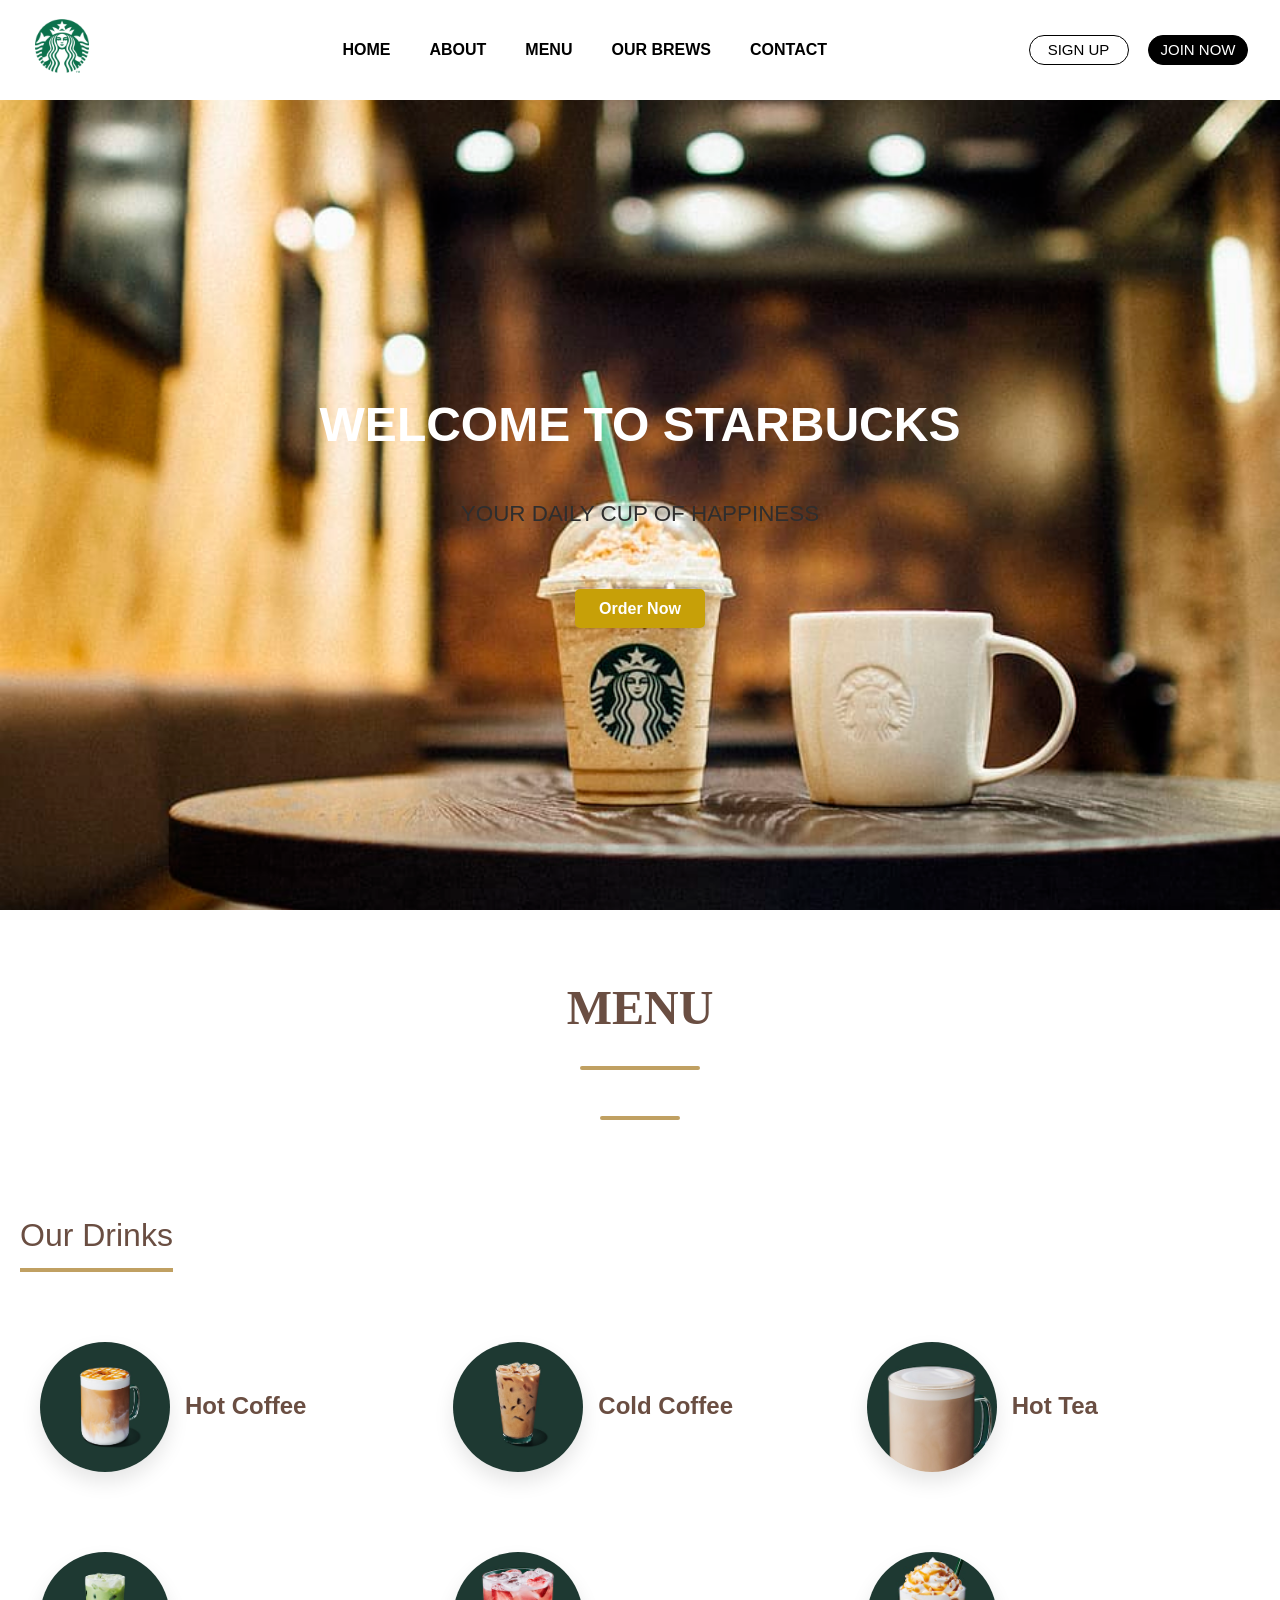
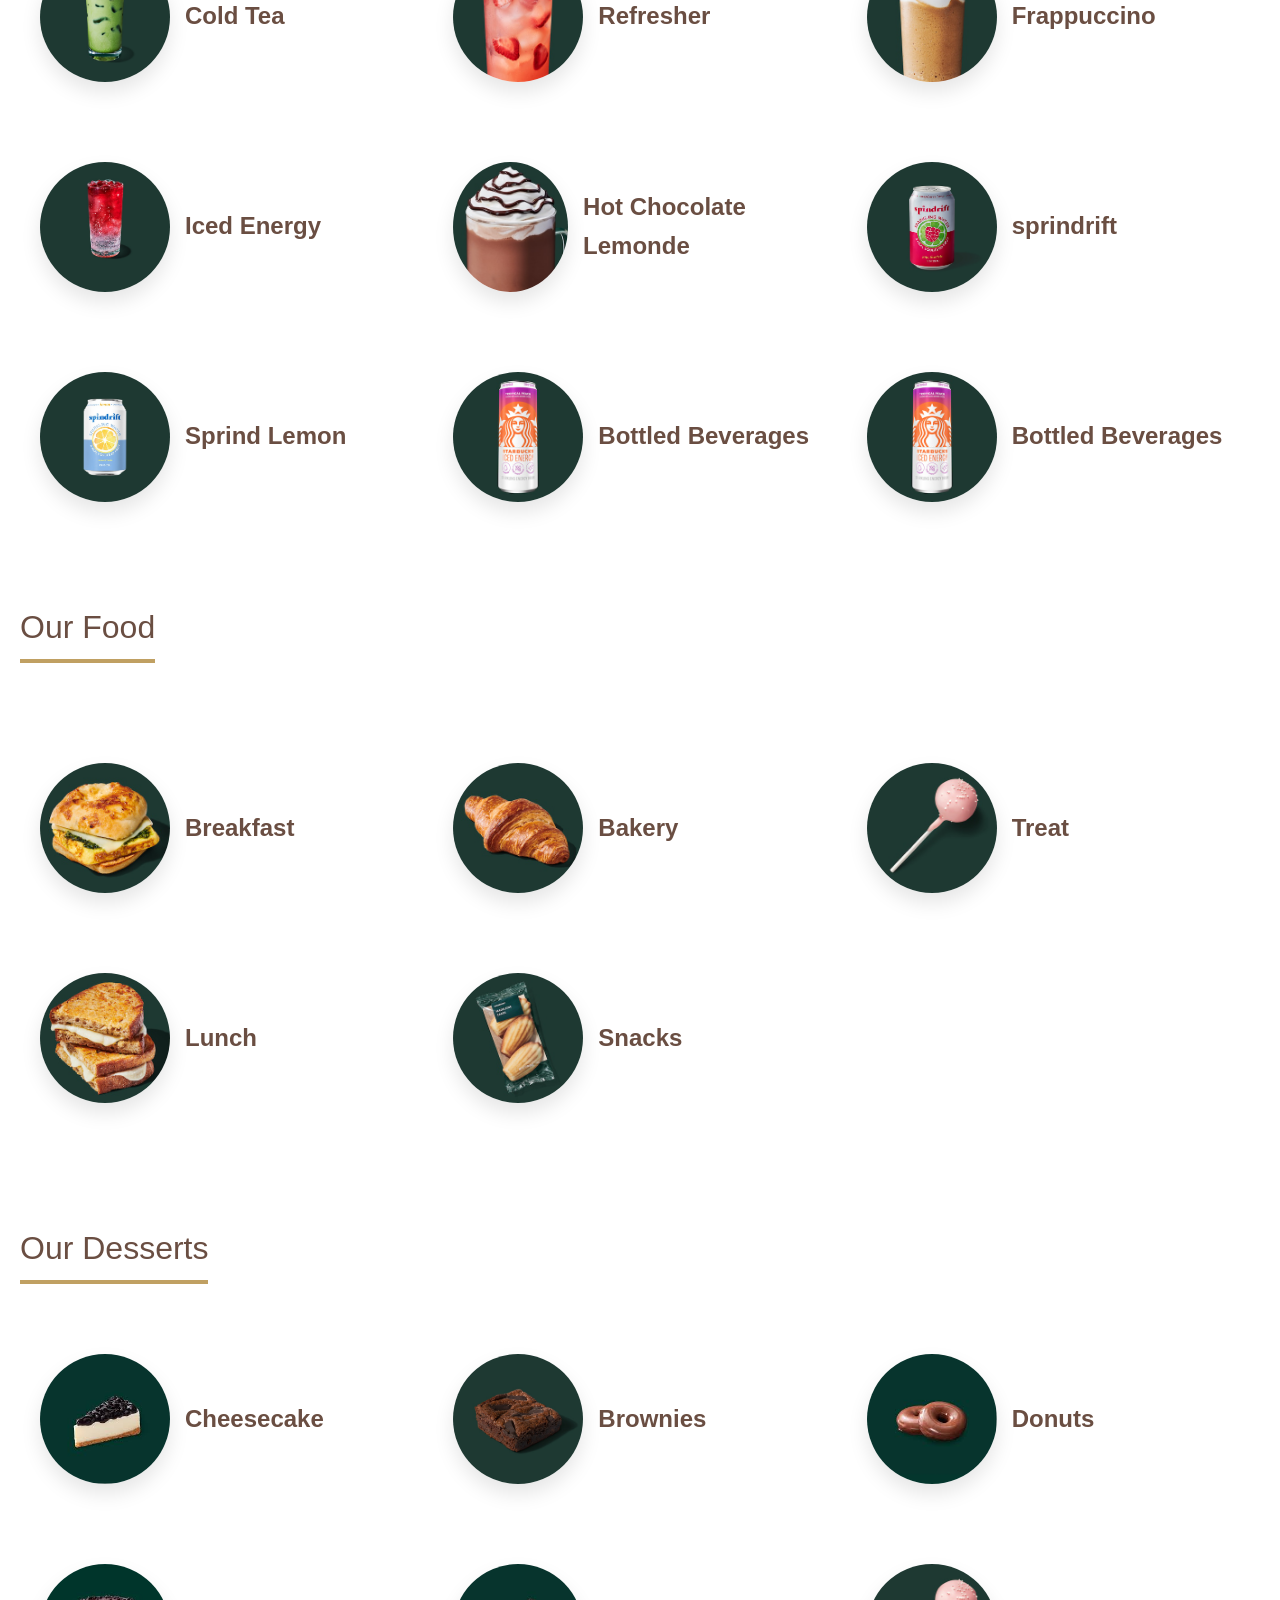
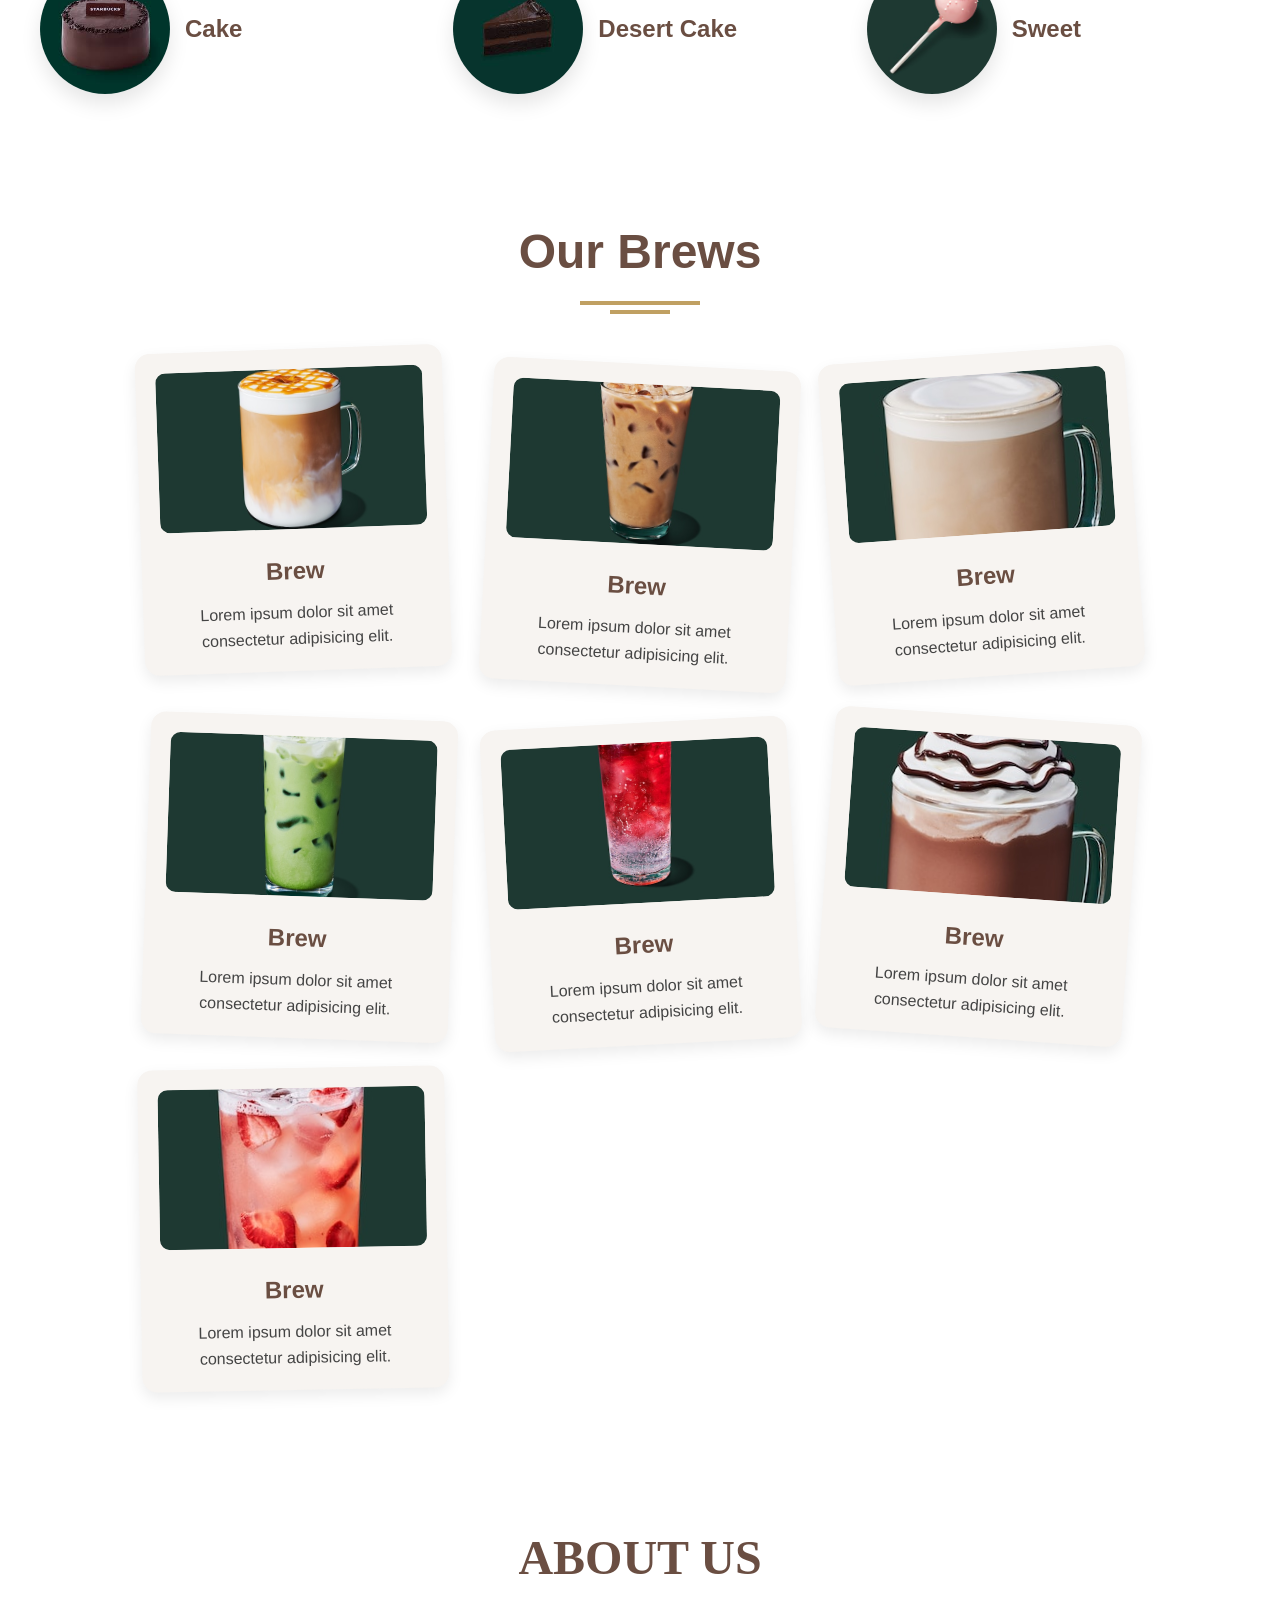
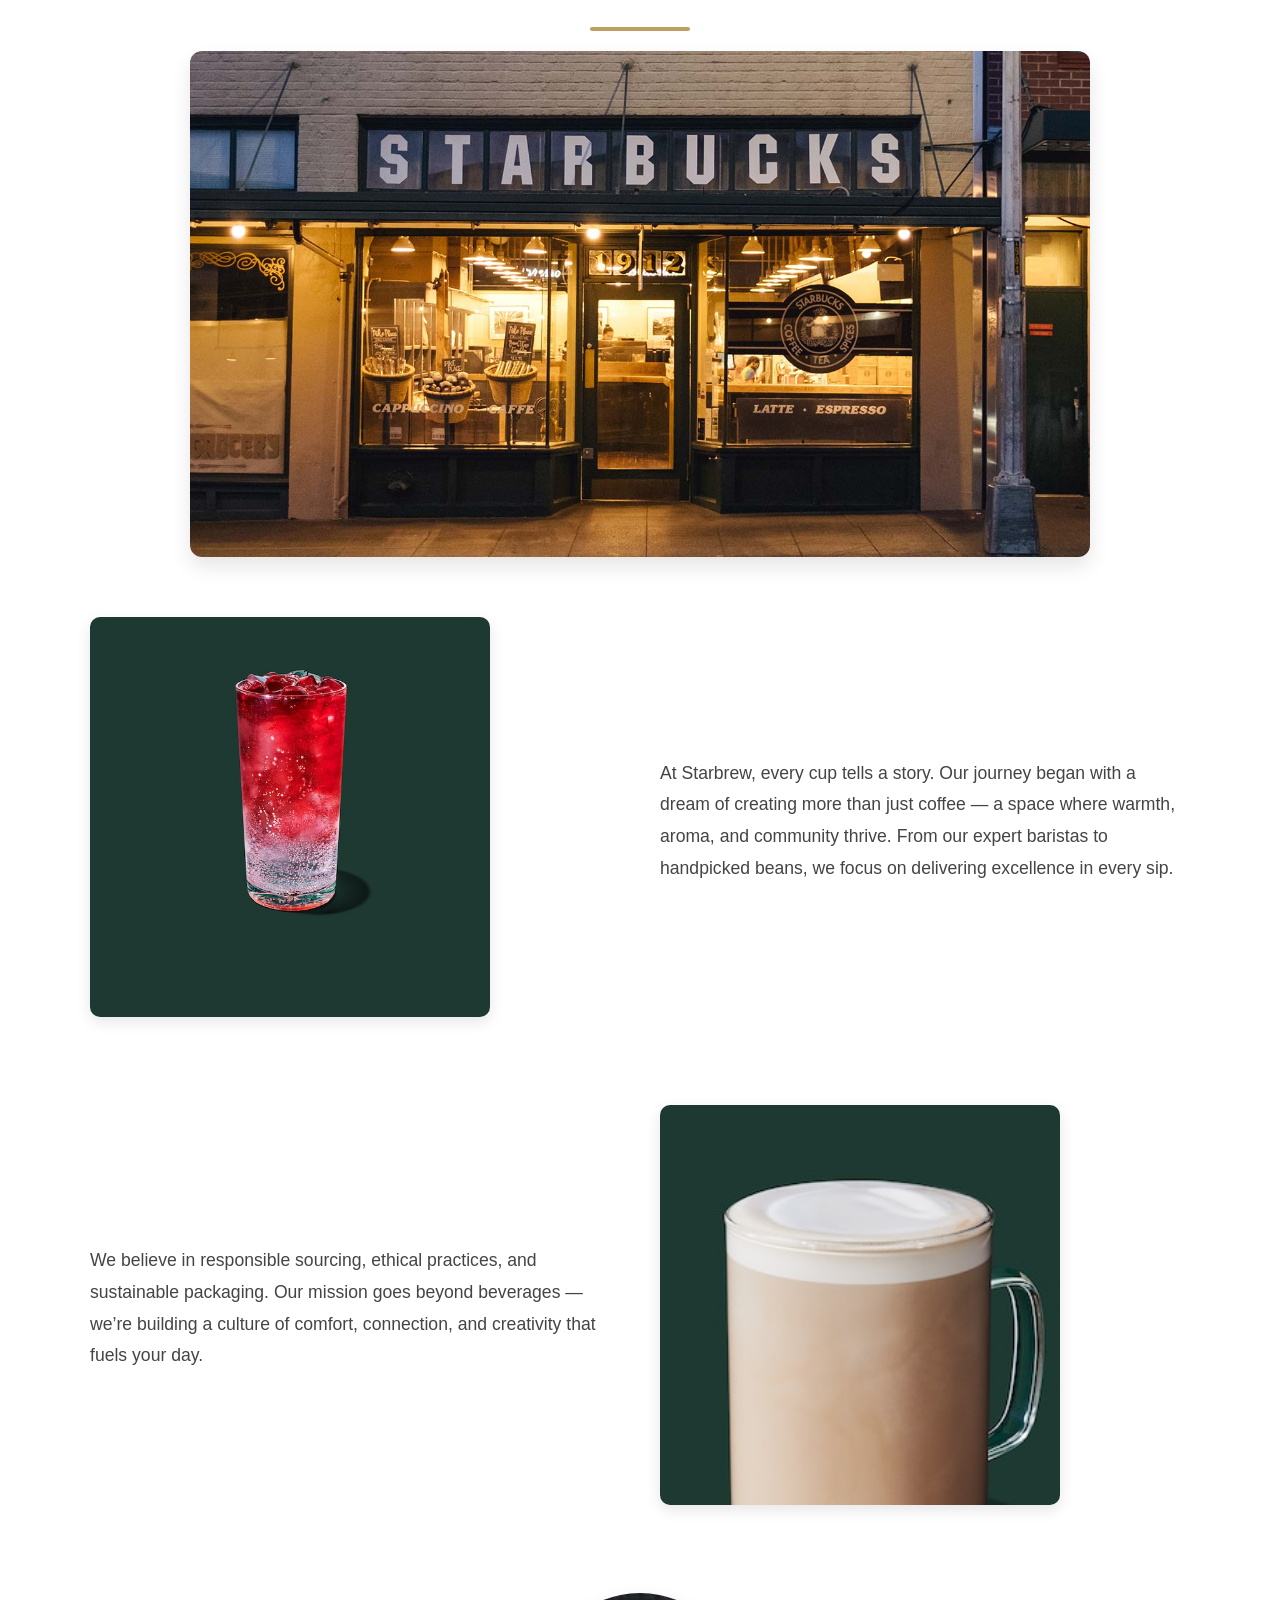
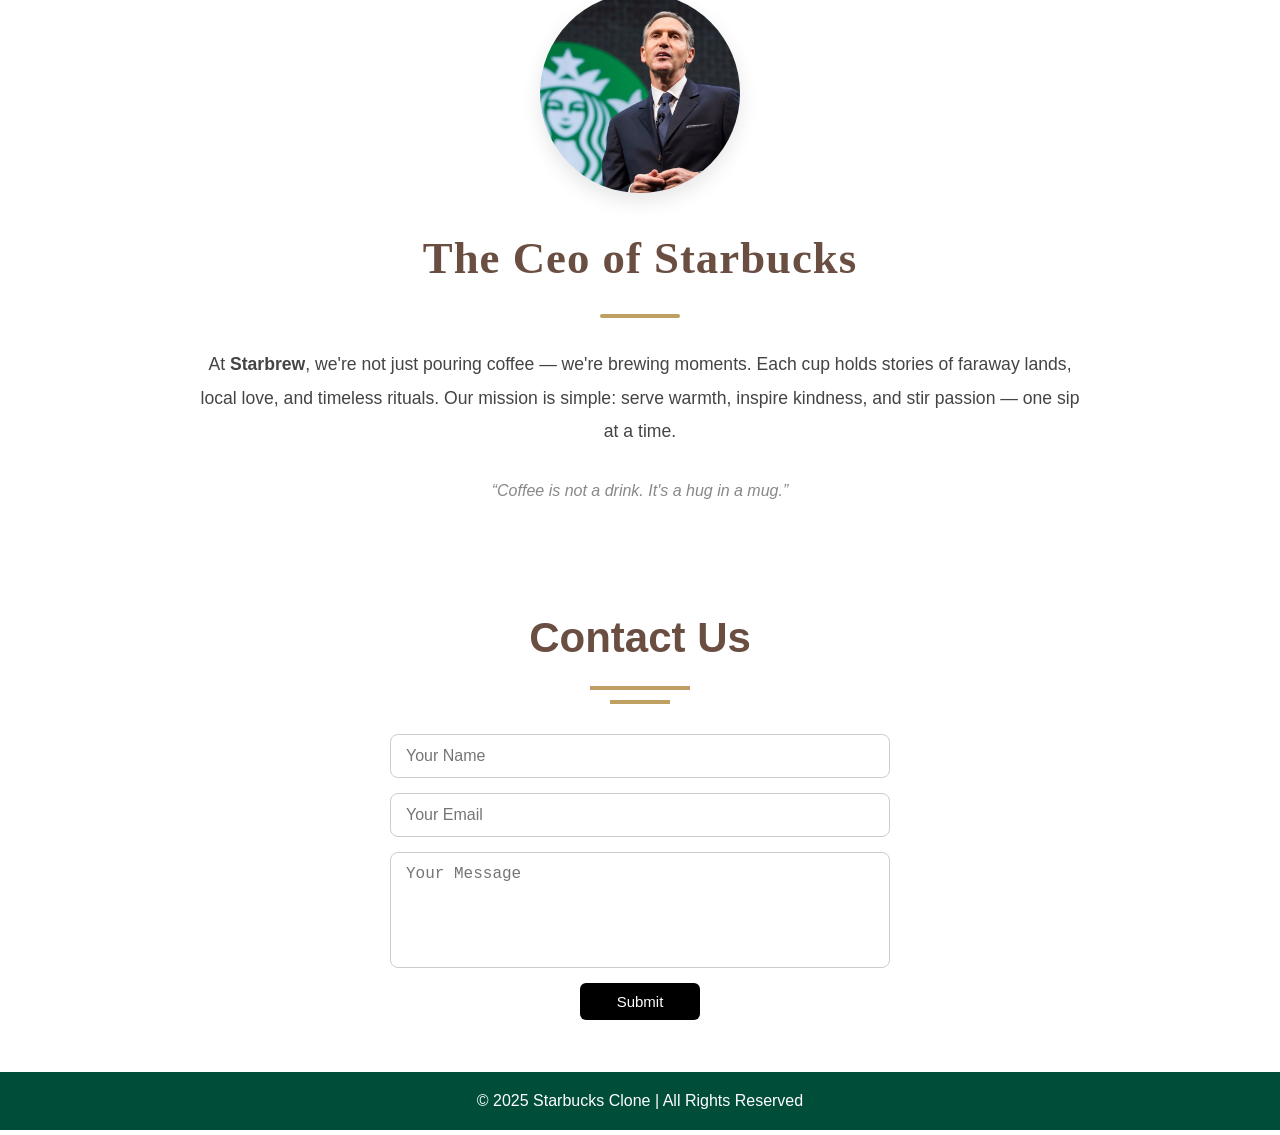
<file: index.html>
<!DOCTYPE html>
<html lang="en">
<head>
    <meta charset="UTF-8">
    <meta name="viewport" content="width=device-width, initial-scale=1.0">
    <title>Starbucks Clone</title>
    <link rel="stylesheet" href="style.css">
    
</head>
<body>

     <!-- Navbar -->
    <header class="navbar">
        <div class="logo">
            <img src="images/logo1.png" alt="Starbucks Logo">
            
        </div>
        <nav>
            <ul class="nav-links">
                <li><a href="#home">Home</a></li>
                <li><a href="#about">About</a></li>
                <li><a href="#menu">menu</a></li>
                <li><a href="#brews">Our Brews</a></li>
                <li><a href="#contact">Contact</a></li>
            </ul>
        </nav>

        <nav>
           <div class="button">
            <a href="signup.html"><button class="btn1">SIGN UP</button></a>
            <button class="btn2"   onclick="toggleSidebar()" >JOIN NOW</button>
           </div>
            
        </nav>


        
<div class="menu-toggle" id="menu-toggle">
    <span class="bar"></span>
    <span class="bar"></span>
    <span class="bar"></span>
</div>

    </header> 



    

    <!-- Sidebar -->
  <div class="sidebar" id="sidebar">
    <div class="sidebar-content">
      <span class="close-btn" onclick="toggleSidebar()">&times;</span>
      
      <!-- Heading and Lines -->
      <h2>JOIN NOW</h2>
      <div class="line1"></div>
      <div class="line2"></div>

      <!-- Subheading -->
      <div class="sub-heading">Join now and be a member of our Starbucks!</div>

      <!-- Form -->
      <form class="join-now-form">
        <input type="email" placeholder="Enter your Email" required />
        <input type="password" placeholder="Create a Password" required />

        <label for="payment">Choose Payment Method:</label>
        <select id="payment" required>
          <option value="">Select</option>
          <option value="credit">Credit Card</option>
          <option value="debit">Debit Card</option>
          <option value="paypal">PayPal</option>
          <option value="upi">UPI</option>
        </select>

        <button type="submit">Become a Member</button>
      </form>
    </div>
  </div>










    

    <!-- Hero Section -->
    <section class="hero" id="home">
        <div class="hero-content">
            <h1>Welcome to Starbucks</h1>
            <p>Your daily cup of happiness</p>
            <a href="#menu" class="btn">Order Now</a>
        </div>
    </section>


    


     <!-- Menu Section -->
  <section id="menu">
    <h1 class="menu-heading">MENU</h1>
    <div class="menu-heading-lines">
      <div class="line"></div>
      <div class="line"></div>
    </div>

    <!-- Our Drinks Section -->
    <div class="our-drinks">
      <p>Our Drinks</p>
    </div>

    <div class="menu-container">
      <!-- Drink Items (12 Total) -->
      <div class="menu-item">
        <div class="drink-img"><img src="images/menuimg1.jpg" alt="Espresso"></div>
        <div class="drink-name"><h3>Hot Coffee</h3></div>
      </div>
      <div class="menu-item">
        <div class="drink-img"><img src="images/menuimg2.jpg" alt="Latte"></div>
        <div class="drink-name"><h3>Cold Coffee</h3></div>
      </div>
      <div class="menu-item">
        <div class="drink-img"><img src="images/hottea.jpg" alt="Cappuccino"></div>
        <div class="drink-name"><h3>Hot Tea</h3></div>
      </div>
      <div class="menu-item">
        <div class="drink-img"><img src="images/coldtea.jpg" alt="Mocha"></div>
        <div class="drink-name"><h3>Cold Tea</h3></div>
      </div>
      <div class="menu-item">
        <div class="drink-img"><img src="images/refresher.jpg" alt="Americano"></div>
        <div class="drink-name"><h3>Refresher</h3></div>
      </div>
      <div class="menu-item">
        <div class="drink-img"><img src="images/frappuccino.jpg" alt="Flat White"></div>
        <div class="drink-name"><h3>Frappuccino</h3></div>
      </div>
      <div class="menu-item">
        <div class="drink-img"><img src="images/icedenergy.jpg" alt="Matcha Latte"></div>
        <div class="drink-name"><h3>Iced Energy</h3></div>
      </div>
      <div class="menu-item">
        <div class="drink-img"><img src="images/HotChocolatelemonde.jpg" alt="Caramel Macchiato"></div>
        <div class="drink-name"><h3>Hot Chocolate Lemonde</h3></div>
      </div>
      <div class="menu-item">
        <div class="drink-img"><img src="images/spindrift.jpg" alt="Iced Latte"></div>
        <div class="drink-name"><h3>sprindrift</h3></div>
      </div>
      <div class="menu-item">
        <div class="drink-img"><img src="images/SpindriftLemon.jpg" alt="Iced Coffee"></div>
        <div class="drink-name"><h3>Sprind Lemon</h3></div>
      </div>
      <div class="menu-item">
        <div class="drink-img"><img src="images/bottledbeverages2.jpg" alt="Black Coffee"></div>
        <div class="drink-name"><h3>Bottled Beverages</h3></div>
      </div>
      <div class="menu-item">
        <div class="drink-img"><img src="images/bottledbeverages2.jpg" alt="Irish Coffee"></div>
        <div class="drink-name"><h3>Bottled Beverages</h3></div>
      </div>
    </div>

    <!-- Our Food Section -->
    <div class="our-food">
      <p>Our Food</p>
    </div>

    <div class="menu-container">
      <!-- Food Items (5 Total) -->
      <div class="menu-item">
        <div class="food-img"><img src="images/foodbreakfast.jpg" alt="Pizza"></div>
        <div class="food-name"><h3>Breakfast</h3></div>
      </div>
      <div class="menu-item">
        <div class="food-img"><img src="images/foodbakery.jpg" alt="Burger"></div>
        <div class="food-name"><h3>Bakery</h3></div>
      </div>
      <div class="menu-item">
        <div class="food-img"><img src="images/foodtreat.jpg" alt="Salad"></div>
        <div class="food-name"><h3>Treat</h3></div>
      </div>
      <div class="menu-item">
        <div class="food-img"><img src="images/foodlunch.jpg" alt="Pasta"></div>
        <div class="food-name"><h3>Lunch</h3></div>
      </div>
      <div class="menu-item">
        <div class="food-img"><img src="images/foodsnacks.jpg" alt="Sandwich"></div>
        <div class="food-name"><h3>Snacks</h3></div>
      </div>
    </div>
  </section>


  <section id="menu">
    <!-- Our Desserts Section -->
    <div class="our-desserts">
        <p>Our Desserts</p>
    </div>

    <div class="menu-container">
        <!-- Dessert Items (6 Total) -->
        <div class="menu-item">
            <div class="dessert-img"><img src="images/blueberrycheesecake.jfif" alt="Cheesecake"></div>
            <div class="dessert-name"><h3>Cheesecake</h3></div>
        </div>
        <div class="menu-item">
            <div class="dessert-img"><img src="images/brownie.jpg" alt="Brownies"></div>
            <div class="dessert-name"><h3>Brownies</h3></div>
        </div>
        <div class="menu-item">
            <div class="dessert-img"><img src="images/donuts.jfif" alt="Donuts"></div>
            <div class="dessert-name"><h3>Donuts</h3></div>
        </div>
        <div class="menu-item">
            <div class="dessert-img"><img src="images/signcake.jfif" alt="Chocolate Cake"></div>
            <div class="dessert-name"><h3>Cake</h3></div>
        </div>
        <div class="menu-item">
            <div class="dessert-img"><img src="images/desertcake.jfif" alt="Ice Cream"></div>
            <div class="dessert-name"><h3>Desert Cake</h3></div>
        </div>
        <div class="menu-item">
            <div class="dessert-img"><img src="images/foodtreat.jpg" alt="Cupcakes"></div>
            <div class="dessert-name"><h3>Sweet</h3></div>
        </div>
    </div>
</section>







<!-- Our Brews Section -->
<section class="our-brews" id="brews">
  <h2>Our Brews</h2>
  <div class="heading-lines">
    <div class="line-big"></div>
    <div class="line-small"></div>
  </div>

  <div class="brews-container">
    <div class="brew-card">
      <img src="images/menuimg1.jpg" alt="Espresso">
      <h3>Brew</h3>
      <p>Lorem ipsum dolor sit amet consectetur adipisicing elit.</p>
    </div>
    <div class="brew-card">
      <img src="images/menuimg2.jpg" alt="Cold Brew">
      <h3>Brew</h3>
      <p>Lorem ipsum dolor sit amet consectetur adipisicing elit.</p>
    </div>
    <div class="brew-card">
      <img src="images/hottea.jpg" alt="Latte">
      <h3>Brew</h3>
      <p>Lorem ipsum dolor sit amet consectetur adipisicing elit.</p>
    </div>
    <div class="brew-card">
      <img src="images/coldtea.jpg" alt="Mocha">
      <h3>Brew</h3>
      <p>Lorem ipsum dolor sit amet consectetur adipisicing elit.</p>
    </div>
    <div class="brew-card">
      <img src="images/icedenergy.jpg" alt="Macchiato">
      <h3>Brew</h3>
      <p>Lorem ipsum dolor sit amet consectetur adipisicing elit.</p>
    </div>
    <div class="brew-card">
      <img src="images/HotChocolatelemonde.jpg" alt="Flat White">
      <h3>Brew</h3>
      <p>Lorem ipsum dolor sit amet consectetur adipisicing elit.</p>
    </div>
    <div class="brew-card">
      <img src="images/refresher.jpg" alt="Affogato">
      <h3>Brew</h3>
      <p>Lorem ipsum dolor sit amet consectetur adipisicing elit.</p>
    </div>
  </div>
</section>






    <!-- ABOUT US SECTION START -->
    <section id="about">

      <!-- Heading -->
      <h1 class="title">ABOUT US</h1>
    
      <!-- Decorative Line under Heading -->
      <div class="about-line"></div>
    
      <!-- Shop Banner Image -->
      <img src="images/homeimg.jpg" alt="Coffee Shop" class="shop-image">
    
      <!-- Section 1: Left Image - Right Text -->
      <div class="row">
        <div class="image">
          <img src="images/icedenergy.jpg" alt="Barista Making Coffee">
        </div>
        <div class="text">
          <p>
            At Starbrew, every cup tells a story. Our journey began with a dream of creating more than just coffee — a space where warmth, aroma, and community thrive.
            From our expert baristas to handpicked beans, we focus on delivering excellence in every sip.
          </p>
        </div>
      </div>
    
      <!-- Section 2: Left Text - Right Image -->
      <div class="row">
        <div class="text">
          <p>
            We believe in responsible sourcing, ethical practices, and sustainable packaging.
            Our mission goes beyond beverages — we’re building a culture of comfort, connection, and creativity that fuels your day.
          </p>
        </div>
        <div class="image">
          <img src="images/hottea.jpg" alt="Cup of Coffee">
        </div>
      </div>
    
      <!-- Final Centered Section -->
      <div class="final-about">
        <div class="circle-img">
          <img src="images/starbucksceo.webp" alt="Coffee Beans">
        </div>
        <h2>The Ceo of Starbucks</h2>
        <div class="line"></div>
        <p>
          At <strong>Starbrew</strong>, we're not just pouring coffee — we're brewing moments.  
          Each cup holds stories of faraway lands, local love, and timeless rituals.  
          Our mission is simple: serve warmth, inspire kindness, and stir passion — one sip at a time.
        </p>
        <blockquote>
          “Coffee is not a drink. It's a hug in a mug.”
        </blockquote>
      </div>
    </section>









    <!-- Contact Section -->
  <section class="contact-section" id="contact">
    <h2>Contact Us</h2>
    <div class="lines">
      <div class="line1"></div>
      <div class="line2"></div>
    </div>
    <form class="contact-form">
      <input type="text" placeholder="Your Name" required />
      <input type="email" placeholder="Your Email" required />
      <textarea rows="5" placeholder="Your Message" required></textarea>
      <button type="submit">Submit</button>
    </form>
  </section>









    <!-- Footer -->
    <footer class="footer">
        <p>&copy; 2025 Starbucks Clone | All Rights Reserved</p>
    </footer>


  
    <script>
        const menuToggle = document.getElementById('menu-toggle');
        const navLinks = document.querySelector('.nav-links');
        const buttonGroup = document.querySelector('.button');
        
        menuToggle.addEventListener('click', function() {
            navLinks.classList.toggle('active');
            buttonGroup.classList.toggle('active');
        });
        </script>
        

       
       <!-- JavaScript -->
  <script>
    function toggleSidebar() {
      document.getElementById('sidebar').classList.toggle('active');
    }
  </script> 


</body>
</html>
</file>
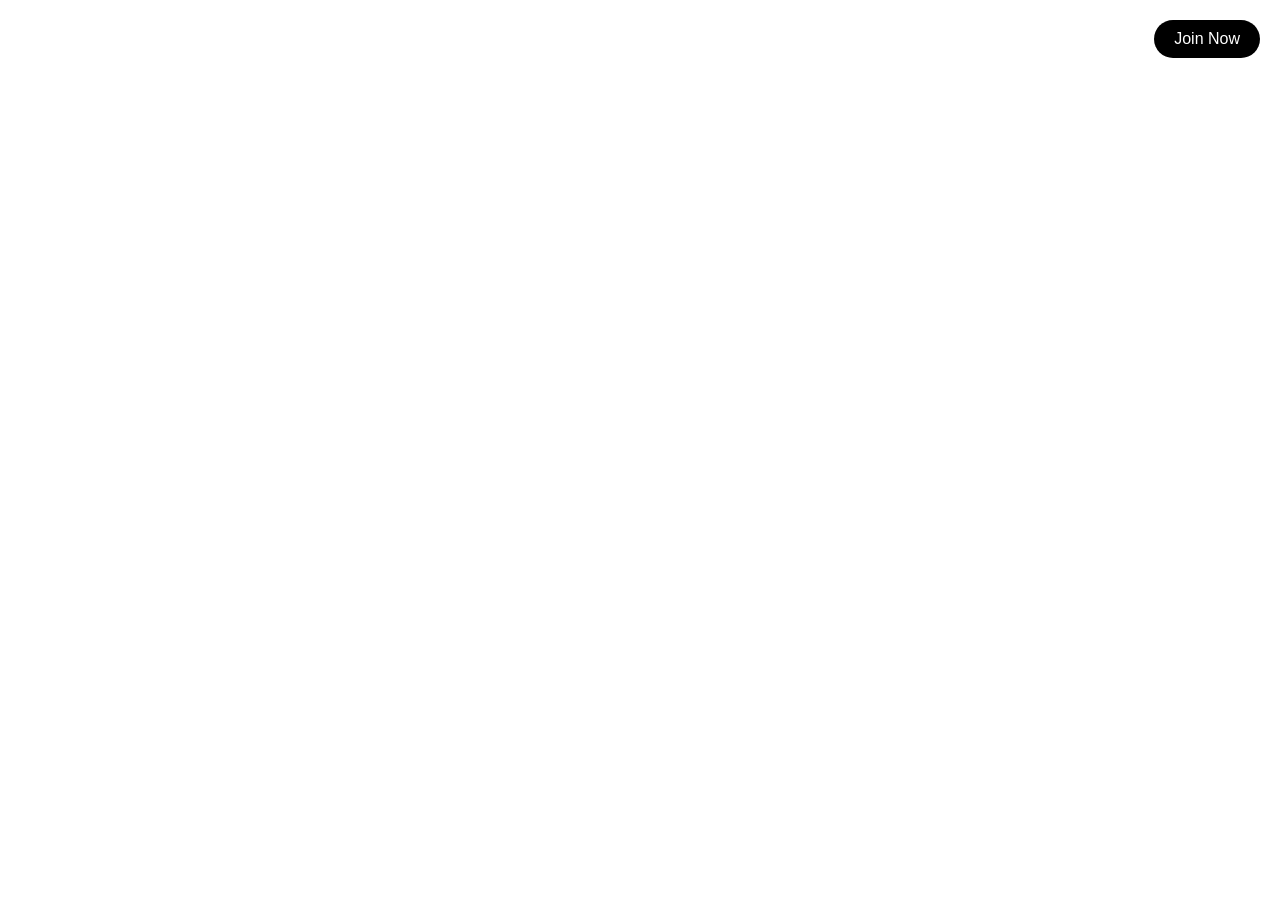
<file: join.html>
<!DOCTYPE html>
<html lang="en">
<head>
  <meta charset="UTF-8" />
  <meta name="viewport" content="width=device-width, initial-scale=1.0"/>
  <title>Join Now - Starbucks Clone</title>
  <style>
    * {
      margin: 0;
      padding: 0;
      box-sizing: border-box;
    }
    body {
      font-family: 'Segoe UI', sans-serif;
    }

    /* Join Now Button */
    .join-now-btn {
      background-color: black;
      color: white;
      border: none;
      padding: 10px 20px;
      border-radius: 30px;
      cursor: pointer;
      font-size: 16px;
      position: fixed;
      top: 20px;
      right: 20px;
      z-index: 10000;
      animation: floatBtn 2s ease-in-out infinite alternate;
    }

    @keyframes floatBtn {
      from { transform: translateY(0); }
      to { transform: translateY(-8px); }
    }

    /* Sidebar Panel */
    .sidebar {
      position: fixed;
      top: 0;
      right: -100%;
      width: 400px;
      height: 100%;
      background-color: #fff;
      box-shadow: -4px 0 12px rgba(0,0,0,0.2);
      transition: right 0.4s ease-in-out;
      z-index: 9999;
      padding: 30px;
      overflow-y: auto;
    }

    .sidebar.active {
      right: 0;
    }

    .sidebar-content h2 {
      font-size: 26px;
      margin-bottom: 10px;
      color: #333;
      text-align: center;
    }

    .line1, .line2 {
      background-color: #C0A062;
      height: 4px;
      margin: 5px auto;
    }

    .line1 {
      width: 100px;
    }

    .line2 {
      width: 60px;
    }

    .sub-heading {
      text-align: center;
      font-size: 18px;
      margin-top: 15px;
      color: #444;
    }

    .join-now-form {
      display: flex;
      flex-direction: column;
      gap: 15px;
      margin-top: 30px;
    }

    .join-now-form input,
    .join-now-form select {
      padding: 12px;
      border-radius: 6px;
      border: 1px solid #ccc;
      font-size: 16px;
    }

    .join-now-form button {
      background-color: black;
      color: white;
      padding: 12px;
      border: none;
      border-radius: 6px;
      font-size: 16px;
      cursor: pointer;
    }

    .join-now-form button:hover {
      background-color: #333;
    }

    .close-btn {
      position: absolute;
      top: 15px;
      right: 20px;
      font-size: 28px;
      cursor: pointer;
    }

    /* RESPONSIVE DESIGN */
    @media (max-width: 768px) {
      .sidebar {
        width: 100%;
        padding: 20px;
      }

      .join-now-btn {
        font-size: 14px;
        padding: 8px 16px;
      }

      .sidebar-content h2 {
        font-size: 22px;
      }

      .sub-heading {
        font-size: 16px;
      }

      .join-now-form input,
      .join-now-form select {
        font-size: 15px;
      }

      .join-now-form button {
        font-size: 15px;
      }
    }

    @media (max-width: 450px) {
      .line1 {
        width: 80px;
      }

      .line2 {
        width: 50px;
      }

      .sidebar-content h2 {
        font-size: 20px;
      }

      .sub-heading {
        font-size: 15px;
      }
    }
  </style>
</head>
<body>

  <!-- Join Now Button -->
  <button onclick="toggleSidebar()" class="join-now-btn">Join Now</button>

  <!-- Sidebar -->
  <div class="sidebar" id="sidebar">
    <div class="sidebar-content">
      <span class="close-btn" onclick="toggleSidebar()">&times;</span>
      
      <!-- Heading and Lines -->
      <h2>JOIN NOW</h2>
      <div class="line1"></div>
      <div class="line2"></div>

      <!-- Subheading -->
      <div class="sub-heading">Join now and be a member of our Starbucks!</div>

      <!-- Form -->
      <form class="join-now-form">
        <input type="email" placeholder="Enter your Email" required />
        <input type="password" placeholder="Create a Password" required />

        <label for="payment">Choose Payment Method:</label>
        <select id="payment" required>
          <option value="">Select</option>
          <option value="credit">Credit Card</option>
          <option value="debit">Debit Card</option>
          <option value="paypal">PayPal</option>
          <option value="upi">UPI</option>
        </select>

        <button type="submit">Become a Member</button>
      </form>
    </div>
  </div>

  <!-- JavaScript -->
  <script>
    function toggleSidebar() {
      document.getElementById('sidebar').classList.toggle('active');
    }
  </script>

</body>
</html>
</file>
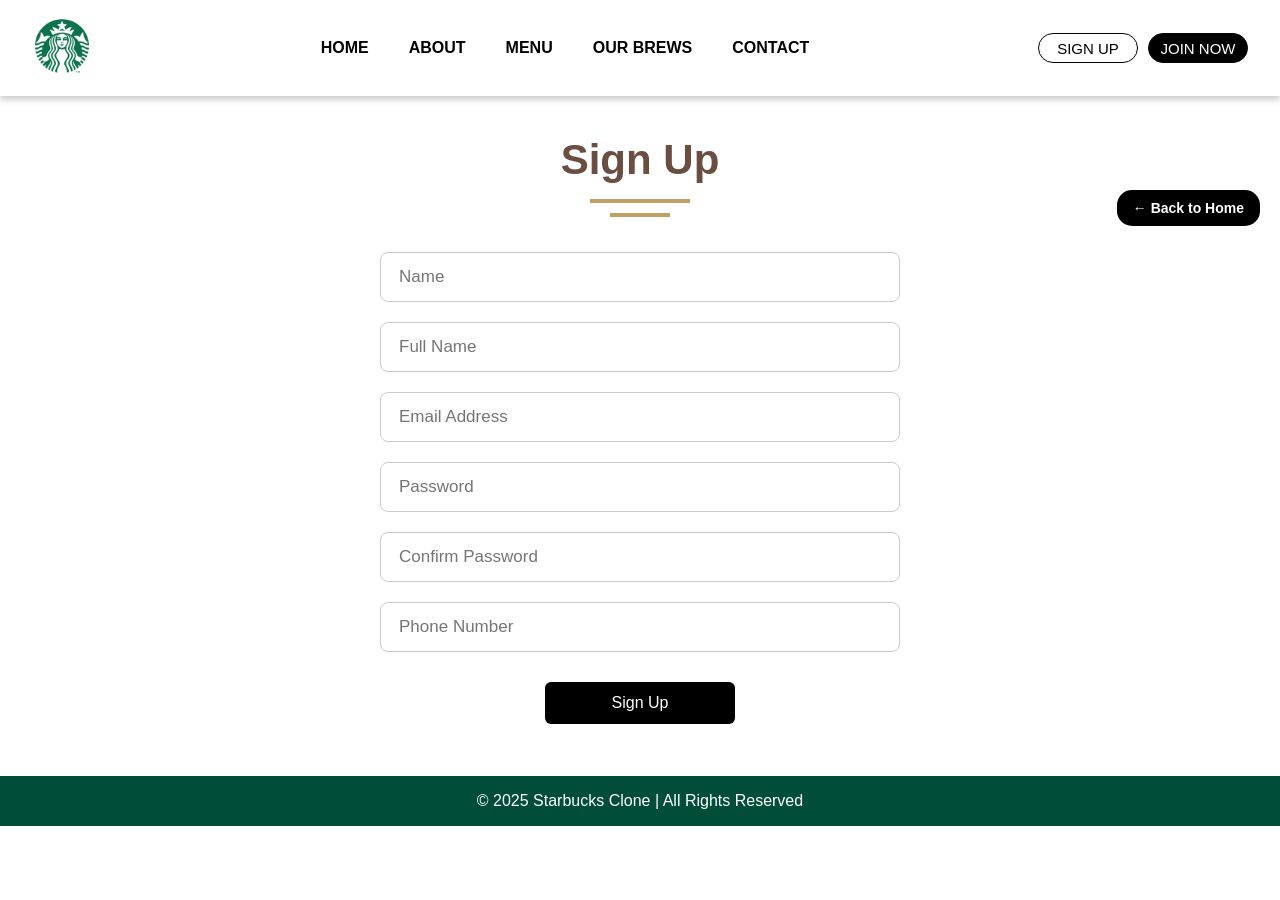
<file: signup.html>
<!DOCTYPE html>
<html lang="en">
<head>
  <meta charset="UTF-8" />
  <meta name="viewport" content="width=device-width, initial-scale=1.0"/>
  <title>Sign Up - Starbucks Clone</title>
  <style>
    * {
      margin: 0;
      padding: 0;
      box-sizing: border-box;
    }
    body {
      font-family: 'Segoe UI', sans-serif;
    }

    .navbar {
      display: flex;
      justify-content: space-between;
      align-items: center;
      padding: 1rem 2rem;
      box-shadow: 0 4px 6px rgba(0, 0, 0, 0.2);
      background-color: white;
      position: relative;
    }

    .logo img {
      width: 60px;
    }

    .nav-container {
      display: flex;
      justify-content: center;
      align-items: center;
      width: 100%;
    }

    .nav-links {
      list-style: none;
      display: flex;
      gap: 2.5rem;
      text-transform: uppercase;
      font-family: 'Franklin Gothic Medium', 'Arial Narrow', Arial, sans-serif;
      flex-grow: 1;
      justify-content: center; /* Center the nav links */
    }

    .nav-links a {
      text-decoration: none;
      color: black;
      font-weight: bold;
      transition: color 0.3s;
    }

    .nav-links a:hover {
      color: #006241;
    }

    .button {
      display: flex;
      gap: 10px;
      justify-content: flex-end; /* Position buttons at the end */
    }

    .btn1, .btn2 {
      width: 100px;
      height: 30px;
      border-radius: 30px;
      font-size: 15px;
      font-family: 'Franklin Gothic Medium', 'Arial Narrow', Arial, sans-serif;
      border: 1px solid black;
      transition: 0.3s;
    }

    .btn1 {
      background-color: white;
      color: black;
    }

    .btn1:hover {
      background-color: #d5d5d5;
      cursor: pointer;
    }

    .btn2 {
      background-color: black;
      color: white;
    }

    .btn2:hover {
      background-color: #413d3d;
      cursor: pointer;
    }

    .menu-toggle {
      display: none;
      font-size: 28px;
      cursor: pointer;
    }

    @media (max-width: 768px) {
      .nav-container {
        display: none;
        flex-direction: column;
        width: 100%;
        position: absolute;
        top: 100%;
        left: 0;
        background-color: white;
        padding: 1rem 0;
        box-shadow: 0 4px 6px rgba(0,0,0,0.1);
        z-index: 10;
      }

      .nav-container.active {
        display: flex;
        align-items: start;
        
      }

      .nav-links {
        flex-direction: column;
        margin-left: 0;
        gap: 2rem;
      }

      .button {
        flex-direction: row;
        gap: 10px;
        margin-top: 2rem;
      }

      .menu-toggle {
        display: block;
      }
    }

    .signup-section {
      padding: 40px 20px 20px;
      background-color: #ffffff;
      text-align: center;
      display: flex;
      justify-content: center;
      align-items: center;
      flex-direction: column;
    }

    .signup-section h2 {
      font-size: 42px;
      margin-bottom: 10px;
      color: #6A4E42;
    }

    .lines {
      display: flex;
      flex-direction: column;
      align-items: center;
      margin-bottom: 30px;
    }

    .line1, .line2 {
      background-color: #C0A062;
      height: 4px;
    }

    .line1 {
      width: 100px;
      margin-bottom: 5px;
    }

    .line2 {
      width: 60px;
    }

    .signup-form {
      max-width: 600px;
      margin: 0 auto;
      display: flex;
      flex-direction: column;
      gap: 20px;
      align-items: center;
    }

    .row {
      display: flex;
      gap: 20px;
      width: 100%;
      flex-wrap: wrap;
      justify-content: center;
    }

    .row input, .signup-form input {
      padding: 14px 18px;
      font-size: 17px;
      border: 1px solid #ccc;
      border-radius: 8px;
      transition: 0.3s;
      width: 100%;
    }

    .signup-form input:focus {
      border-color: #000;
      outline: none;
      box-shadow: 0 0 6px rgba(0, 0, 0, 0.2);
    }

    .signup-form button {
      background-color: #000;
      color: #fff;
      border: none;
      padding: 12px;
      border-radius: 6px;
      font-size: 16px;
      cursor: pointer;
      transition: background-color 0.3s ease;
      width: 190px;
      margin: 10px auto 0;
    }

    .signup-form button:hover {
      background-color: #222;
    }

    @media (max-width: 600px) {
      .signup-section h2 {
        font-size: 26px;
      }

      .line1 {
        width: 80px;
      }

      .line2 {
        width: 50px;
      }

      .row {
        flex-direction: column;
      }
    }




    .back-home {
  position: absolute;
  top: 190px;
  right: 20px;
  background-color: black;
  color: white;
  padding: 10px 16px;
  border-radius: 15px;
  font-size: 14px;
  text-decoration: none;
  font-weight: bold;
  transition: background-color 0.3s ease;
  z-index: 20;
  animation: floatUpDown 2s ease-in-out infinite;
}

.back-home:hover {
  background-color: #333;
}

/* Floating animation */
@keyframes floatUpDown {
  0% { transform: translateY(0); }
  50% { transform: translateY(-5px); }
  100% { transform: translateY(0); }
}

@media (max-width: 600px) {
  .back-home {
    top: 180px;
    right: 10px;
    font-size: 12px;
    padding: 8px 14px;
  }
}


.footer {
    background: #004d3a;
    color: white;
    text-align: center;
    padding: 1rem;
    margin-top: 2rem;
}






/* Sidebar Panel */
.sidebar {
  position: fixed;
  top: 0;
  right: -100%;
  width: 400px;
  height: 100%;
  background-color: #fff;
  box-shadow: -4px 0 12px rgba(0,0,0,0.2);
  transition: right 0.4s ease-in-out;
  z-index: 9999;
  padding: 30px;
  overflow-y: auto;
}

.sidebar.active {
  right: 0;
}

.sidebar-content h2 {
  font-size: 26px;
  margin-bottom: 10px;
  color: #333;
  text-align: center;
}

.line1, .line2 {
  background-color: #C0A062;
  height: 4px;
  margin: 5px auto;
}

.line1 {
  width: 100px;
}

.line2 {
  width: 60px;
}

.sub-heading {
  text-align: center;
  font-size: 18px;
  margin-top: 15px;
  color: #444;
}

.join-now-form {
  display: flex;
  flex-direction: column;
  gap: 15px;
  margin-top: 30px;
}

.join-now-form input,
.join-now-form select {
  padding: 12px;
  border-radius: 6px;
  border: 1px solid #ccc;
  font-size: 16px;
}

.join-now-form button {
  background-color: black;
  color: white;
  padding: 12px;
  border: none;
  border-radius: 6px;
  font-size: 16px;
  cursor: pointer;
}

.join-now-form button:hover {
  background-color: #333;
}

.close-btn {
  position: absolute;
  top: 15px;
  right: 20px;
  font-size: 28px;
  cursor: pointer;
}

/* RESPONSIVE DESIGN */
@media (max-width: 768px) {
  .sidebar {
    width: 100%;
    padding: 20px;
  }

  .join-now-btn {
    font-size: 14px;
    padding: 8px 16px;
  }

  .sidebar-content h2 {
    font-size: 22px;
  }

  .sub-heading {
    font-size: 16px;
  }

  .join-now-form input,
  .join-now-form select {
    font-size: 15px;
  }

  .join-now-form button {
    font-size: 15px;
  }
}

@media (max-width: 450px) {
  .line1 {
    width: 80px;
  }

  .line2 {
    width: 50px;
  }

  .sidebar-content h2 {
    font-size: 20px;
  }

  .sub-heading {
    font-size: 15px;
  }
}




















  </style>
</head>
<body>


  <a href="index.html" class="back-home">← Back to Home</a>


  <header class="navbar">
    <div class="logo">
      <img src="images/logo1.png" alt="Starbucks Logo">
    </div>
    <div class="menu-toggle" onclick="toggleMenu()">&#9776;</div>
    <div class="nav-container" id="nav-container">
      <ul class="nav-links">
        <li><a href="index.html">Home</a></li>
        <li><a href="#menu">About</a></li>
        <li><a href="#rewards">Menu</a></li>
        <li><a href="#giftcards">Our Brews</a></li>
        <li><a href="#contact">Contact</a></li>
      </ul>
      <div class="button">
        <button class="btn1">SIGN UP</button>
        <button class="btn2"  onclick="toggleSidebar()" >JOIN NOW</button>
      </div>
    </div>
  </header>






   <!-- Sidebar -->
   <div class="sidebar" id="sidebar">
    <div class="sidebar-content">
      <span class="close-btn" onclick="toggleSidebar()">&times;</span>
      
      <!-- Heading and Lines -->
      <h2>JOIN NOW</h2>
      <div class="line1"></div>
      <div class="line2"></div>

      <!-- Subheading -->
      <div class="sub-heading">Join now and be a member of our Starbucks!</div>

      <!-- Form -->
      <form class="join-now-form">
        <input type="email" placeholder="Enter your Email" required />
        <input type="password" placeholder="Create a Password" required />

        <label for="payment">Choose Payment Method:</label>
        <select id="payment" required>
          <option value="">Select</option>
          <option value="credit">Credit Card</option>
          <option value="debit">Debit Card</option>
          <option value="paypal">PayPal</option>
          <option value="upi">UPI</option>
        </select>

        <button type="submit">Become a Member</button>
      </form>
    </div>
  </div>





















  <section class="signup-section">
    <h2>Sign Up</h2>
    <div class="lines">
      <div class="line1"></div>
      <div class="line2"></div>
    </div>
    <form class="signup-form">
      <div class="row">
        <input type="text" placeholder="Name" required />
        <input type="text" placeholder="Full Name" required />
      </div>
      <input type="email" placeholder="Email Address" required />
      <input type="password" placeholder="Password" required />
      <input type="password" placeholder="Confirm Password" required />
      <input type="tel" placeholder="Phone Number" required />
      <button type="submit">Sign Up</button>
    </form>
  </section>






   <!-- Footer -->
   <footer class="footer">
    <p>&copy; 2025 Starbucks Clone | All Rights Reserved</p>
</footer>




  <script>
    function toggleMenu() {
      document.getElementById('nav-container').classList.toggle('active');
    }
  </script>


     <!-- JavaScript -->
     <script>
      function toggleSidebar() {
        document.getElementById('sidebar').classList.toggle('active');
      }
    </script>



</body>
</html>
</file>
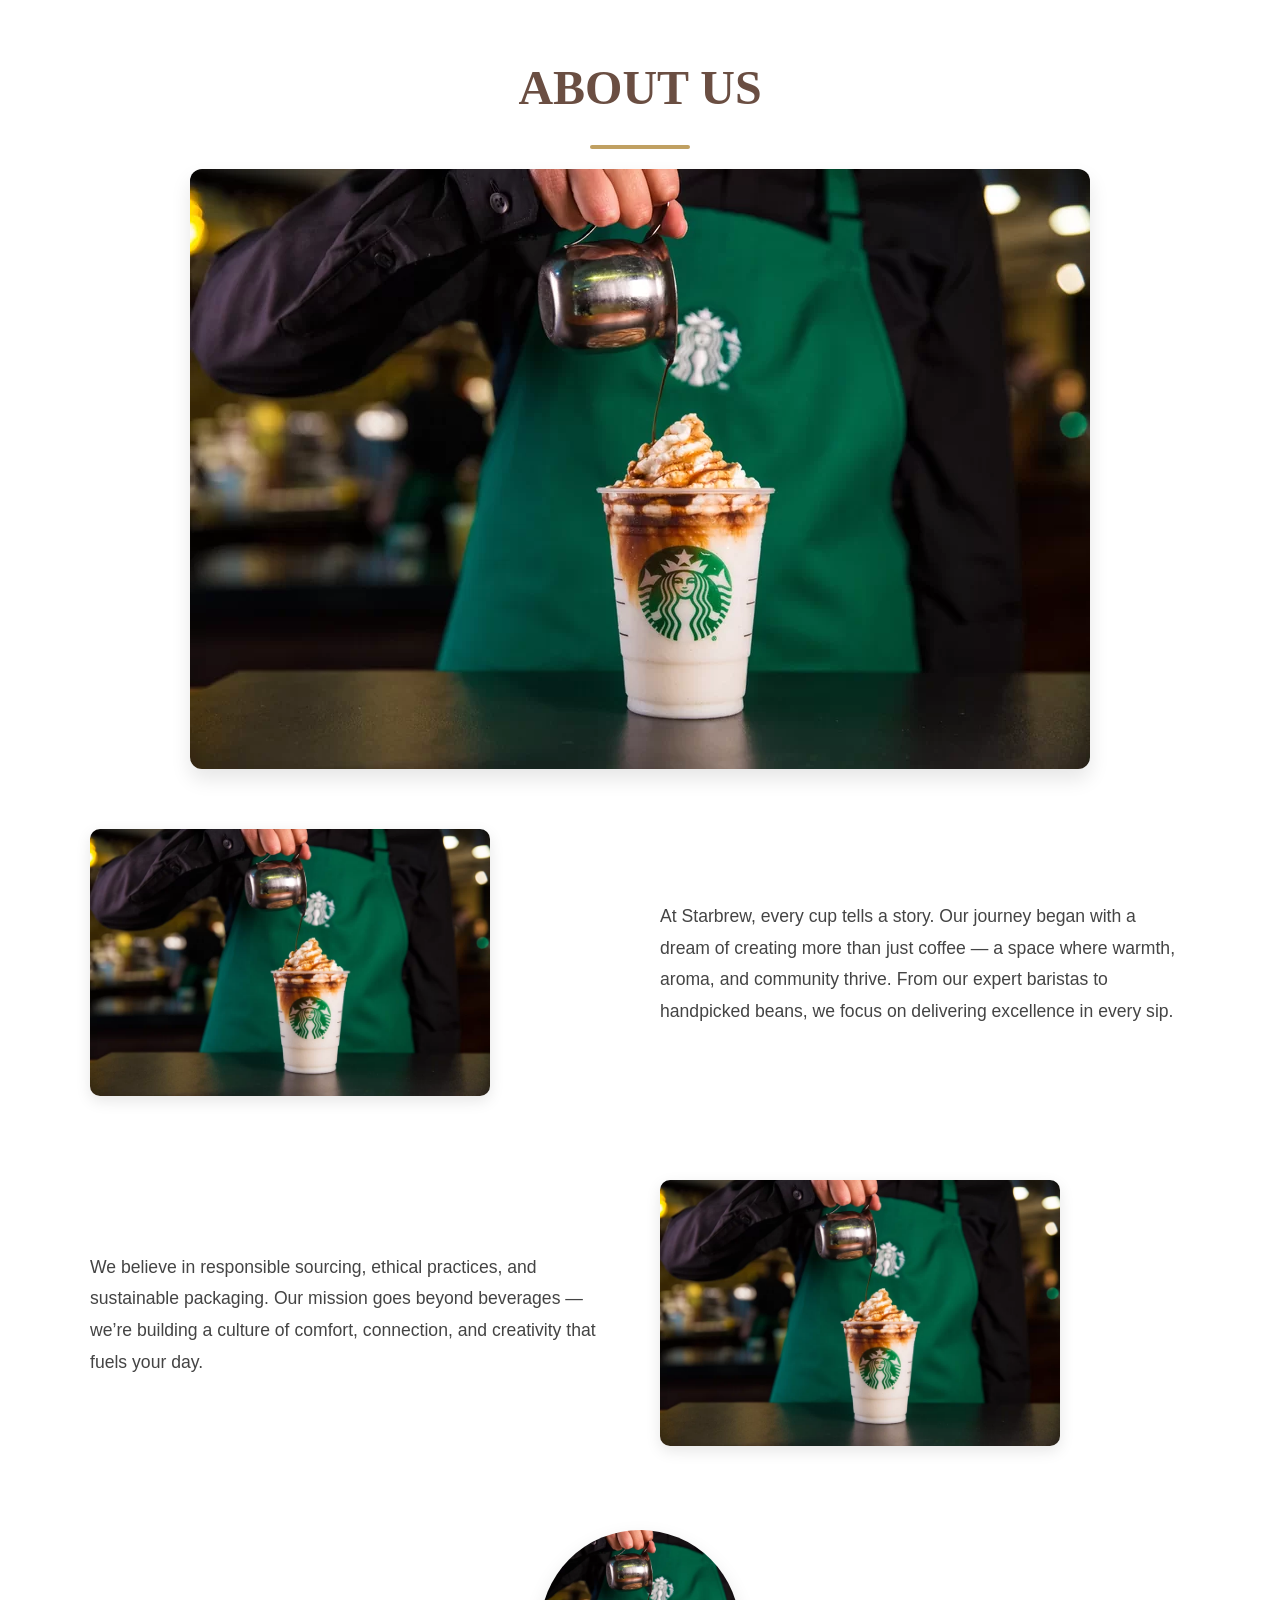
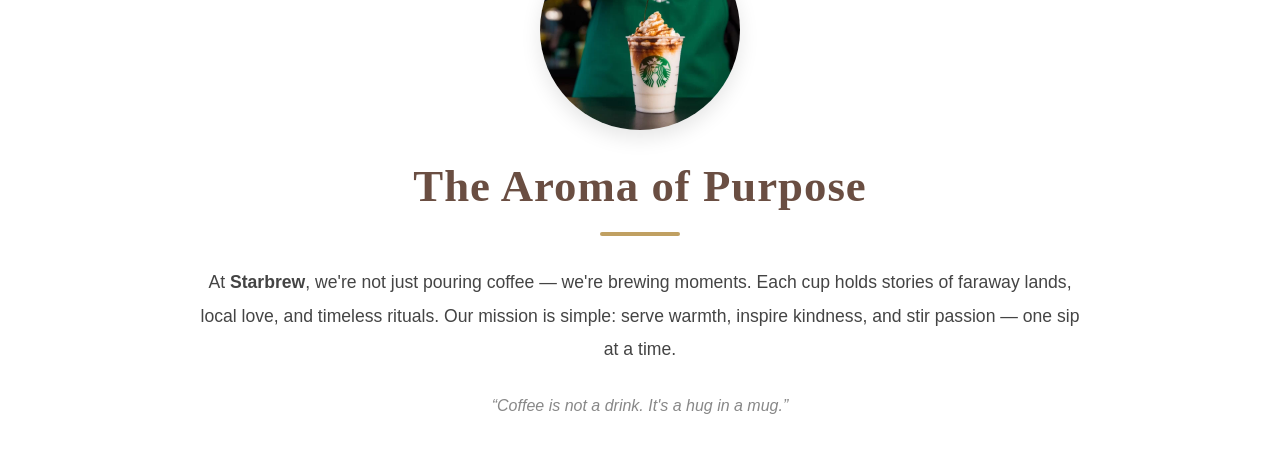
<file: testing.html>
<!DOCTYPE html>
<html lang="en">
<head>
  <meta charset="UTF-8" />
  <meta name="viewport" content="width=device-width, initial-scale=1.0"/>
  <title>About Us - Starbrew</title>
  <style>
    * {
      margin: 0;
      padding: 0;
      box-sizing: border-box;
    }

    body {
      font-family: 'Segoe UI', Tahoma, Geneva, Verdana, sans-serif;
      background: #ffffff;
      color: #333;
    }

    section {
      padding: 60px 20px;
    }

    /* About Us Section Line */
#about .about-line {
  width: 100px;
  height: 4px;
  background: #C0A062;
  margin: 20px auto;
  border-radius: 4px;
}

    h1.title {
      text-align: center;
      font-size: 3rem;
      color: #6A4E42;
      margin-bottom: 30px;
      font-family: 'Georgia', serif;
    }

    .shop-image {
      width: 100%;
      max-width: 900px;
      margin: 0 auto 60px;
      display: block;
      border-radius: 12px;
      box-shadow: 0 10px 20px rgba(0,0,0,0.1);
    }

    .row {
      display: flex;
      align-items: center;
      justify-content: center;
      max-width: 1100px;
      margin: 0 auto 80px;
      gap: 40px;
      flex-wrap: wrap;
    }

    .row img {
      width: 100%;
      max-width: 400px;
      border-radius: 10px;
      box-shadow: 0 5px 15px rgba(0,0,0,0.1);
    }

    .text {
      flex: 1;
      min-width: 280px;
      font-size: 1.1rem;
      line-height: 1.8;
      color: #444;
    }

    .image {
      flex: 1;
      min-width: 280px;
    }

    /* Centered Final Section */
    .final-about {
      text-align: center;
      max-width: 900px;
      margin: auto;
    }

    .final-about .circle-img {
      width: 200px;
      height: 200px;
      margin: 0 auto 30px;
    }

    .final-about .circle-img img {
      width: 100%;
      height: 100%;
      object-fit: cover;
      border-radius: 50%;
      box-shadow: 0 8px 20px rgba(0, 0, 0, 0.1);
    }

    .final-about h2 {
      font-size: 2.8rem;
      color: #6A4E42;
      margin-bottom: 20px;
      font-family: 'Georgia', serif;
      letter-spacing: 1px;
    }

    .line {
      width: 80px;
      height: 4px;
      background: #C0A062;
      margin: 10px auto 30px;
      border-radius: 4px;
    }

    .final-about p {
      font-size: 1.1rem;
      color: #444;
      line-height: 1.9;
      padding: 0 10px;
    }

    .final-about blockquote {
      font-style: italic;
      color: #888;
      margin-top: 30px;
    }

    @media (max-width: 768px) {
      .row {
        flex-direction: column;
      }

      h1.title {
        font-size: 2.2rem;
      }

      .final-about h2 {
        font-size: 2rem;
      }

      .final-about .circle-img {
        width: 150px;
        height: 150px;
      }
    }
  </style>
</head>
<body>



    <!-- ABOUT US SECTION START -->
<section id="about">

    <!-- Heading -->
    <h1 class="title">ABOUT US</h1>
  
    <!-- Decorative Line under Heading -->
    <div class="about-line"></div>
  
    <!-- Shop Banner Image -->
    <img src="images/home3.webp" alt="Coffee Shop" class="shop-image">
  
    <!-- Section 1: Left Image - Right Text -->
    <div class="row">
      <div class="image">
        <img src="images/home3.webp" alt="Barista Making Coffee">
      </div>
      <div class="text">
        <p>
          At Starbrew, every cup tells a story. Our journey began with a dream of creating more than just coffee — a space where warmth, aroma, and community thrive.
          From our expert baristas to handpicked beans, we focus on delivering excellence in every sip.
        </p>
      </div>
    </div>
  
    <!-- Section 2: Left Text - Right Image -->
    <div class="row">
      <div class="text">
        <p>
          We believe in responsible sourcing, ethical practices, and sustainable packaging.
          Our mission goes beyond beverages — we’re building a culture of comfort, connection, and creativity that fuels your day.
        </p>
      </div>
      <div class="image">
        <img src="images/home3.webp" alt="Cup of Coffee">
      </div>
    </div>
  
    <!-- Final Centered Section -->
    <div class="final-about">
      <div class="circle-img">
        <img src="images/home3.webp" alt="Coffee Beans">
      </div>
      <h2>The Aroma of Purpose</h2>
      <div class="line"></div>
      <p>
        At <strong>Starbrew</strong>, we're not just pouring coffee — we're brewing moments.  
        Each cup holds stories of faraway lands, local love, and timeless rituals.  
        Our mission is simple: serve warmth, inspire kindness, and stir passion — one sip at a time.
      </p>
      <blockquote>
        “Coffee is not a drink. It's a hug in a mug.”
      </blockquote>
    </div>
  </section>
  


</body>
</html>
</file>
<file: style.css>
/* Basic Reset */
* {
    margin: 0;
    padding: 0;
    box-sizing: border-box;
}
@import url('https://fonts.googleapis.com/css2?family=Roboto:wght@400;700&display=swap');

body {
    font-family: 'Poppins', sans-serif;
    line-height: 1.6;
    color: #333;
}

/* Navbar */
.navbar {
    /* background-color: #006241; */
    display: flex;
    box-shadow: 0 4px 6px rgba(0, 0, 0, 0.2);
    justify-content: space-between;
    align-items: center;
    padding: 1rem 2rem;
}

.navbar .logo img {
    width: 60px;
}

.nav-links {
    list-style: none;
    display: flex;
    text-transform: uppercase;
    font-family: 'Franklin Gothic Medium', 'Arial Narrow', Arial, sans-serif;
    gap: 1.5rem;
    margin-left: 44px;
}

.nav-links a {
    text-decoration: none;
    color: rgb(0, 0, 0);
    font-weight: bold;
    margin-left: 15px;
    transition: color 0.3s;
}

.nav-links a:hover {
    color:#006241;
 
}




.button .btn1 {
    width: 100px;
    border-radius: 30px;
    height: 30px;
    font-family: 'Franklin Gothic Medium', 'Arial Narrow', Arial, sans-serif;
    margin-left: 10px;
    background-color: white;
    border: 1px solid black;
    font-size: 15px;
    margin-right: 15px;
    transition: 1s;
} 
.button .btn1:hover {
    background-color: #d5d5d5;
    cursor: pointer;

}
.button .btn2 {
    width: 100px;
    font-family: 'Franklin Gothic Medium', 'Arial Narrow', Arial, sans-serif;
    border-radius: 30px;
    height: 30px;
    background-color: black;
    color: white;
    font-size: 15px;
    border: 1px solid black;
    
}
.button .btn2:hover{
    background-color: #413d3d;
    cursor: pointer;
    transition: 0.3s;
}


/* New CSS for Hamburger Menu */
.menu-toggle {
    display: none;
    flex-direction: column;
    gap: 4px;
    cursor: pointer;
}

.menu-toggle .bar {
    width: 25px;
    height: 3px;
    background-color: black;
    border-radius: 5px;
}




/* Navbar normal styles tumhare waise ke waise rahenge */

.menu-toggle {
    display: none;
    flex-direction: column;
    gap: 4px;
    cursor: pointer;
}

.menu-toggle .bar {
    width: 25px;
    height: 3px;
    background-color: black;
    border-radius: 5px;
}

/* Mobile Responsive */
@media (max-width: 768px) {
    .menu-toggle {
        display: flex;
    }

    .nav-links-container {
        display: none;
        flex-direction: column;
        align-items: center;
        background-color: white;
        width: 100%;
        position: absolute;
        top: 100%;
        left: 0;
        z-index: 1000;
    }
    .button{
        display: none;
        flex-direction: row;
        align-items: center;
        width: 100%;
        position: absolute;
        left: 0;
        margin-top: 285px;
    }


    .nav-links.active,
    .button.active {
        display: flex;
    }
    .nav-links.active{
        background-color: white;
        box-shadow: 0 4px 6px rgba(0, 0, 0, 0.2);
        margin-top: 18px;
        height: 50vh;

    }
     
    .nav-links-container.active {
        display: flex;
    }
    } 

    

    /* .nav-links {
        flex-direction: column;
        text-align: center;
        padding: 0;
        margin: 0;
    } */

    /* .nav-links li {
        margin: 6px ;
    }  */

/* Responsive */
@media (max-width: 768px) {
  .nav-links {
      flex-direction: column;
      background-color: #006241;
      position: absolute;
      top: 80px;
      right: 0;
      width: 100%;
      display: none;
  }
  .nav-links.active {
      display: flex;
  }
}






/* Hero Section */
.hero {
    background: url('images/home.jpg') no-repeat center center/cover;
    height: 90vh;
    /* margin-top: 13px; */
    display: flex;
    justify-content: center;
    align-items: center;
    text-align: center;
    color: #ffffff;
    flex-direction: column;
}

.hero-content h1 {
    font-size: 3rem;
    text-transform: uppercase;
    font-family: Verdana, Geneva, Tahoma, sans-serif;
    margin-bottom: 1rem;
}

.hero-content p {
    font-size: 1.4rem;
    text-transform: uppercase;
    font-family: 'Franklin Gothic Medium', 'Arial Narrow', Arial, sans-serif;
    color: #2f2e2e;
    margin-top: 2rem;
    margin-bottom: 4rem;
}

.btn {
    padding: 0.7rem 1.5rem;
    background-color: #c7a008;
    color: white;
    text-decoration: none;
    border-radius: 5px;
    font-weight: bold;
    transition: background 0.3s;
}

.btn:hover {
    background-color: #a77c00;
}





section {
    padding: 60px 20px;
  }

  #menu {
    background-color: transparent;
  }

  /* MENU Heading */
  .menu-heading {
    text-align: center;
    font-size: 3rem;
    color: #6A4E42;
    font-family: 'Georgia', serif;
  }

  .menu-heading-lines {
    display: flex;
    flex-direction: column;
    align-items: center;
    gap: 6px;
    margin-top: 10px;
    margin-bottom: 60px;
  }

  /* Upper Line (Bigger width) */
  .menu-heading-lines .line:first-child {
    width: 120px;
    height: 4px;
    background-color: #C0A062;
  }

  /* Lower Line (Default width) */
  .menu-heading-lines .line:last-child {
    width: 80px;
    height: 4px;
    background-color: #C0A062;
  }

  /* Our Drinks Title with Left-Aligned Line */
  .our-drinks {
    position: relative;
    font-size: 2rem;
    color: #6A4E42;
    margin-bottom: 70px;
    width: fit-content;
    padding-bottom: 10px;
  }

  .our-drinks::after {
    content: "";
    position: absolute;
    left: 0;
    bottom: 0;
    height: 4px;
    width: 100%;
    background-color: #C0A062;
  }

  /* Our Food Title with Left-Aligned Line */
  .our-food {
    position: relative;
    font-size: 2rem;
    color: #6A4E42;
    margin-bottom: 100px; /* Increased space from Drinks section */
    margin-top: 100px;  /* Added space above Our Food */
    width: fit-content;
    padding-bottom: 10px;
  }

  .our-food::after {
    content: "";
    position: absolute;
    left: 0;
    bottom: 0;
    height: 4px;
    width: 100%;
    background-color: #C0A062;
  }

  /* Menu Grid Layout */
  .menu-container {
    display: grid;
    grid-template-columns: repeat(auto-fit, minmax(300px, 1fr));
    gap: 40px;
    row-gap: 80px;
    max-width: 1200px;
    margin: 0 auto;
  }

  .menu-item {
    display: flex;
    align-items: center;
    text-align: left;
  }

  .drink-img, .food-img {
    width: 130px;
    height: 130px;
    border-radius: 50%;
    overflow: hidden;
    box-shadow: 0 10px 20px rgba(0, 0, 0, 0.1);
    margin-right: 15px;
    display: flex;
    justify-content: center;
    align-items: center;
  }

  .drink-img img, .food-img img {
    width: 100%;
    height: 100%;
    object-fit: cover;
  }

  .drink-name, .food-name {
    margin: 0;
  }

  .drink-name h3, .food-name h3 {
    font-size: 1.5rem;
    color: #6A4E42;
  }



  .menu-heading {
      text-align: center;
      font-size: 3rem;
      color: #6A4E42;
      font-family: 'Georgia', serif;
  }

  .menu-heading-lines {
      display: flex;
      flex-direction: column;
      align-items: center;
      gap: 6px;
      margin-top: 10px;
      margin-bottom: 60px;
  }

  .menu-heading-lines .line {
      width: 80px;
      height: 4px;
      background-color: #C0A062;
  }

  .our-desserts {
      position: relative;
      font-size: 2rem;
      color: #6A4E42;
      margin-bottom: 70px;
      width: fit-content;
      padding-bottom: 10px;
  }

  .our-desserts::after {
      content: "";
      position: absolute;
      left: 0;
      bottom: 0;
      height: 4px;
      width: 100%;
      background-color: #C0A062;
  }

  .menu-container {
      display: grid;
      grid-template-columns: repeat(3, 1fr); /* 3 items in each row */
      gap: 40px;
      row-gap: 80px;
      max-width: 1200px;
      margin: 0 auto;
  }

  .menu-item {
      display: flex;
      align-items: center;
      text-align: left;
  }

  .dessert-img {
      width: 130px;
      height: 130px;
      border-radius: 50%;
      overflow: hidden;
      box-shadow: 0 10px 20px rgba(0, 0, 0, 0.1);
      margin-right: 15px;
      display: flex;
      justify-content: center;
      align-items: center;
  }

  .dessert-img img {
      width: 100%;
      height: 100%;
      object-fit: cover;
  }

  .dessert-name h3 {
      font-size: 1.5rem;
      color: #6A4E42;
  }



  @media (max-width: 768px) {
    .menu-heading {
      font-size: 2.2rem;
    }
  
    .our-drinks, .our-food, .our-desserts {
      font-size: 1.5rem;
      margin-bottom: 50px;
    }
  
    .menu-container {
      grid-template-columns: 1fr; /* 1 item per row */
      gap: 30px;
      row-gap: 50px;
    }
  
    /* IMPORTANT: Keep image left and name right on mobile too */
    .menu-item {
      flex-direction: row; /* Keep row direction */
      align-items: center;
      text-align: left;
    }
  
    .drink-img, .food-img, .dessert-img {
      margin-right: 15px;
      margin-bottom: 0;
      width: 100px;
      height: 100px;
    }
  
    .drink-name h3, .food-name h3, .dessert-name h3 {
      font-size: 1.2rem;
    }
  }
  
  
  /* Tablet Devices (min-width: 769px and max-width: 1024px) */
  @media (min-width: 769px) and (max-width: 1024px) {
    .menu-container {
      grid-template-columns: repeat(2, 1fr); /* 2 items per row */
      gap: 35px;
      row-gap: 60px;
    }
  
    .menu-item {
      flex-direction: row;
      text-align: left;
    }
  
    .drink-img, .food-img, .dessert-img {
      width: 120px;
      height: 120px;
    }
  
    .drink-name h3, .food-name h3, .dessert-name h3 {
      font-size: 1.4rem;
    }
  }
  






/* Our Brews Section */
.our-brews {
  background-color: #ffffff;
  padding: 60px 20px;
  text-align: center;
}

.our-brews h2 {
  font-size: 3rem;
  margin-bottom: 10px;
  color: #6A4E42;
}

/* Decorative Lines */
.heading-lines {
  display: flex;
  flex-direction: column;
  align-items: center;
  margin-bottom: 40px;
}

.line-big, .line-small {
  height: 4px;
  background-color: #C0A062;
}

.line-big {
  width: 120px;
  margin-bottom: 5px;
}

.line-small {
  width: 60px;
}

/* Grid Layout for Brews */
.brews-container {
  display: grid;
  grid-template-columns: repeat(3, 1fr); /* Default: 3 cards per row */
  gap: 40px; /* Space between cards */
  max-width: 1000px;
  margin: 0 auto;
}

.brew-card {
  background-color: #f7f4f1;
  border-radius: 15px;
  padding: 20px;
  transition: transform 0.4s ease, box-shadow 0.4s ease;
  box-shadow: 0 6px 15px rgba(0,0,0,0.08);
}

.brew-card img {
  width: 100%;
  height: 160px;
  object-fit: cover;
  border-radius: 10px;
  margin-bottom: 15px;
}

.brew-card h3 {
  font-size: 1.5rem;
  color: #6A4E42;
  margin-bottom: 10px;
}

.brew-card p {
  font-size: 1rem;
  color: #444;
}

/* Unique Card Effects */
.brew-card:nth-child(1) {
  transform: rotate(-2deg) translateY(-5px);
}

.brew-card:nth-child(2) {
  transform: rotate(3deg) translateY(10px);
}

.brew-card:nth-child(3) {
  transform: rotate(-4deg) translateX(-5px);
}

.brew-card:nth-child(4) {
  transform: rotate(2deg) translateX(6px);
}

.brew-card:nth-child(5) {
  transform: rotate(-3deg) translateY(7px);
}

.brew-card:nth-child(6) {
  transform: rotate(4deg) translateX(-8px);
}

.brew-card:nth-child(7) {
  transform: rotate(-1deg) translateY(-10px);
}

.brew-card:hover {
  transform: rotate(0deg) translate(0) scale(1.03);
  box-shadow: 0 8px 25px rgba(0, 0, 0, 0.15);
}

/* Mobile and Tablet Views */
@media (max-width: 768px) {
  .our-brews h2 {
    font-size: 2.5rem;
  }

  .brews-container {
    grid-template-columns: repeat(2, 1fr); /* 2 cards per row on medium screens */
    gap: 30px; /* Adjust gap for medium screens */
  }

  .brew-card {
    transform: rotate(0deg) translate(0); /* Remove card tilt on smaller screens */
  }
}

/* Small Mobile Screens */
@media (max-width: 500px) {
  .our-brews h2 {
    font-size: 2rem;
  }

  .brews-container {
    grid-template-columns: 1fr; /* 1 card per row on small screens */
    gap: 20px; /* Adjust gap for small screens */
  }

  .brew-card {
    transform: rotate(0deg) translate(0); /* Remove card tilt */
  }
}







    /* About Us Section Line */
    #about .about-line {
      width: 100px;
      height: 4px;
      background: #C0A062;
      margin: 20px auto;
      border-radius: 4px;
    }
    
        h1.title {
          text-align: center;
          font-size: 3rem;
          color: #6A4E42;
          margin-bottom: 30px;
          font-family: 'Georgia', serif;
        }
    
        .shop-image {
          width: 100%;
          max-width: 900px;
          margin: 0 auto 60px;
          display: block;
          border-radius: 12px;
          box-shadow: 0 10px 20px rgba(0,0,0,0.1);
        }
    
        .row {
          display: flex;
          align-items: center;
          justify-content: center;
          max-width: 1100px;
          margin: 0 auto 80px;
          gap: 40px;
          flex-wrap: wrap;
        }
    
        .row img {
          width: 100%;
          max-width: 400px;
          border-radius: 10px;
          box-shadow: 0 5px 15px rgba(0,0,0,0.1);
        }
    
        .text {
          flex: 1;
          min-width: 280px;
          font-size: 1.1rem;
          line-height: 1.8;
          color: #444;
        }
    
        .image {
          flex: 1;
          min-width: 280px;
        }
    
        /* Centered Final Section */
        .final-about {
          text-align: center;
          max-width: 900px;
          margin: auto;
        }
    
        .final-about .circle-img {
          width: 200px;
          height: 200px;
          margin: 0 auto 30px;
        }
    
        .final-about .circle-img img {
          width: 100%;
          height: 100%;
          object-fit: cover;
          border-radius: 50%;
          box-shadow: 0 8px 20px rgba(0, 0, 0, 0.1);
        }
    
        .final-about h2 {
          font-size: 2.8rem;
          color: #6A4E42;
          margin-bottom: 20px;
          font-family: 'Georgia', serif;
          letter-spacing: 1px;
        }
    
        .line {
          width: 80px;
          height: 4px;
          background: #C0A062;
          margin: 10px auto 30px;
          border-radius: 4px;
        }
    
        .final-about p {
          font-size: 1.1rem;
          color: #444;
          line-height: 1.9;
          padding: 0 10px;
        }
    
        .final-about blockquote {
          font-style: italic;
          color: #888;
          margin-top: 30px;
        }
    
        @media (max-width: 768px) {
          .row {
            flex-direction: column;
          }
    
          h1.title {
            font-size: 2.2rem;
          }
    
          .final-about h2 {
            font-size: 2rem;
          }
    
          .final-about .circle-img {
            width: 150px;
            height: 150px;
          }
        }













    /* Contact Section */
    .contact-section {
      padding: 40px 20px 20px;
      background-color: #ffffff;
      text-align: center;
    }

    .contact-section h2 {
      font-size: 42px;
      margin-bottom: 10px;
      color: #6A4E42; /* ✅ Correct text color */
    }

    /* Decorative lines below heading */
    .lines {
      display: flex;
      flex-direction: column;
      align-items: center;
      margin-bottom: 25px;
    }

    .line1 {
      width: 150px;
      height: 4px;
      background-color: #C0A062;
      margin-bottom: 5px;
    }

    .line2 {
      width: 110px;
      height: 4px;
      background-color: #C0A062;
    }

    .contact-form {
      max-width: 500px;
      margin: 0 auto;
      display: flex;
      flex-direction: column;
      gap: 15px;
    }

    .contact-form input,
    .contact-form textarea {
      padding: 12px 15px;
      font-size: 16px;
      border: 1px solid #ccc;
      border-radius: 8px;
      transition: 0.3s;
      resize: none;
    }

    .contact-form input:focus,
    .contact-form textarea:focus {
      border-color: #000;
      outline: none;
      box-shadow: 0 0 5px rgba(0, 0, 0, 0.3);
    }

    .contact-form button {
      background-color: #000;
      color: #fff;
      border: none;
      padding: 10px;
      border-radius: 6px;
      font-size: 15px;
      cursor: pointer;
      transition: background-color 0.3s ease;
      width: 120px;
      margin: 0 auto;
    }

    .contact-form button:hover {
      background-color: #222;
    }

    @media (max-width: 600px) {
      .contact-section h2 {
        font-size: 26px;
      }

      .contact-form {
        padding: 0 10px;
      }

      .line1 {
        width: 80px;
      }

      .line2 {
        width: 50px;
      }
    }












.contact form {
    display: flex;
    flex-direction: column;
    gap: 1rem;
    max-width: 500px;
    margin: auto;
}

.contact input, .contact textarea {
    padding: 0.8rem;
    border: 1px solid #ccc;
    border-radius: 5px;
}

.footer {
    background: #004d3a;
    color: white;
    text-align: center;
    padding: 1rem;
    margin-top: 2rem;
}











/* Sidebar Panel */
.sidebar {
  position: fixed;
  top: 0;
  right: -100%;
  width: 400px;
  height: 100%;
  background-color: #fff;
  box-shadow: -4px 0 12px rgba(0,0,0,0.2);
  transition: right 0.4s ease-in-out;
  z-index: 9999;
  padding: 30px;
  overflow-y: auto;
}

.sidebar.active {
  right: 0;
}

.sidebar-content h2 {
  font-size: 26px;
  margin-bottom: 10px;
  color: #333;
  text-align: center;
}

.line1, .line2 {
  background-color: #C0A062;
  height: 4px;
  margin: 5px auto;
}

.line1 {
  width: 100px;
}

.line2 {
  width: 60px;
}

.sub-heading {
  text-align: center;
  font-size: 18px;
  margin-top: 15px;
  color: #444;
}

.join-now-form {
  display: flex;
  flex-direction: column;
  gap: 15px;
  margin-top: 30px;
}

.join-now-form input,
.join-now-form select {
  padding: 12px;
  border-radius: 6px;
  border: 1px solid #ccc;
  font-size: 16px;
}

.join-now-form button {
  background-color: black;
  color: white;
  padding: 12px;
  border: none;
  border-radius: 6px;
  font-size: 16px;
  cursor: pointer;
}

.join-now-form button:hover {
  background-color: #333;
}

.close-btn {
  position: absolute;
  top: 15px;
  right: 20px;
  font-size: 28px;
  cursor: pointer;
}

/* RESPONSIVE DESIGN */
@media (max-width: 768px) {
  .sidebar {
    width: 100%;
    padding: 20px;
  }

  .join-now-btn {
    font-size: 14px;
    padding: 8px 16px;
  }

  .sidebar-content h2 {
    font-size: 22px;
  }

  .sub-heading {
    font-size: 16px;
  }

  .join-now-form input,
  .join-now-form select {
    font-size: 15px;
  }

  .join-now-form button {
    font-size: 15px;
  }
}

@media (max-width: 450px) {
  .line1 {
    width: 80px;
  }

  .line2 {
    width: 50px;
  }

  .sidebar-content h2 {
    font-size: 20px;
  }

  .sub-heading {
    font-size: 15px;
  }
}
</file>
